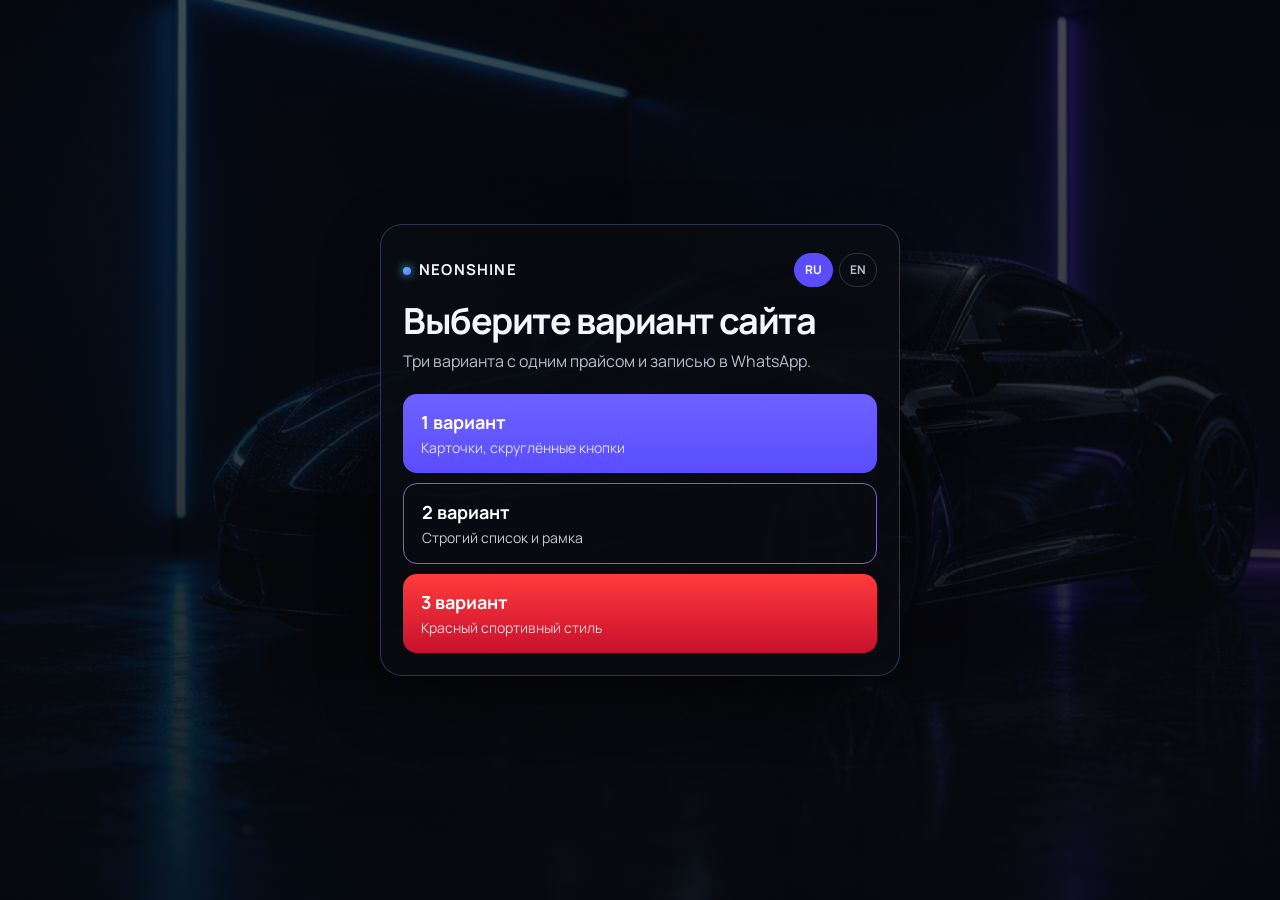
<file: index.html>
<!DOCTYPE html>
<html lang="ru">
  <head>
    <meta charset="UTF-8" />
    <meta name="viewport" content="width=device-width, initial-scale=1" />
    <meta name="description" content="NeonShine — выберите вариант лендинга студии детейлинга." />
    <meta name="theme-color" content="#07080c" />
    <title>NeonShine — выбор варианта</title>
    <link rel="preconnect" href="https://fonts.googleapis.com" />
    <link rel="preconnect" href="https://fonts.gstatic.com" crossorigin />
    <link
      href="https://fonts.googleapis.com/css2?family=Manrope:wght@500;700&display=swap"
      rel="stylesheet"
    />
    <link rel="stylesheet" href="gate.css" />
  </head>
  <body data-page="gate">
    <main class="gate">
      <section class="window" aria-labelledby="gate-title">
        <div class="window__top">
          <p class="brand">NeonShine</p>
          <div class="lang" role="group" data-i18n-aria="lang.label" aria-label="Язык">
            <button type="button" data-set-lang="ru">RU</button>
            <button type="button" data-set-lang="en">EN</button>
          </div>
        </div>
        <h1 id="gate-title" data-i18n="gate.title">Выберите вариант сайта</h1>
        <p class="lead" data-i18n="gate.lead">Три варианта с одним прайсом и записью в WhatsApp.</p>
        <div class="choices">
          <a class="choice" href="variant-1.html">
            <span class="choice__name" data-i18n="switch.1">1 вариант</span>
            <span class="choice__note" data-i18n="choice.1">Карточки, скруглённые кнопки</span>
          </a>
          <a class="choice choice--alt" href="variant-2.html">
            <span class="choice__name" data-i18n="switch.2">2 вариант</span>
            <span class="choice__note" data-i18n="choice.2">Строгий список и рамка</span>
          </a>
          <a class="choice choice--red" href="variant-3.html">
            <span class="choice__name" data-i18n="switch.3">3 вариант</span>
            <span class="choice__note" data-i18n="choice.3">Красный спортивный стиль</span>
          </a>
        </div>
      </section>
    </main>
    <script src="i18n.js"></script>
  </body>
</html>
</file>
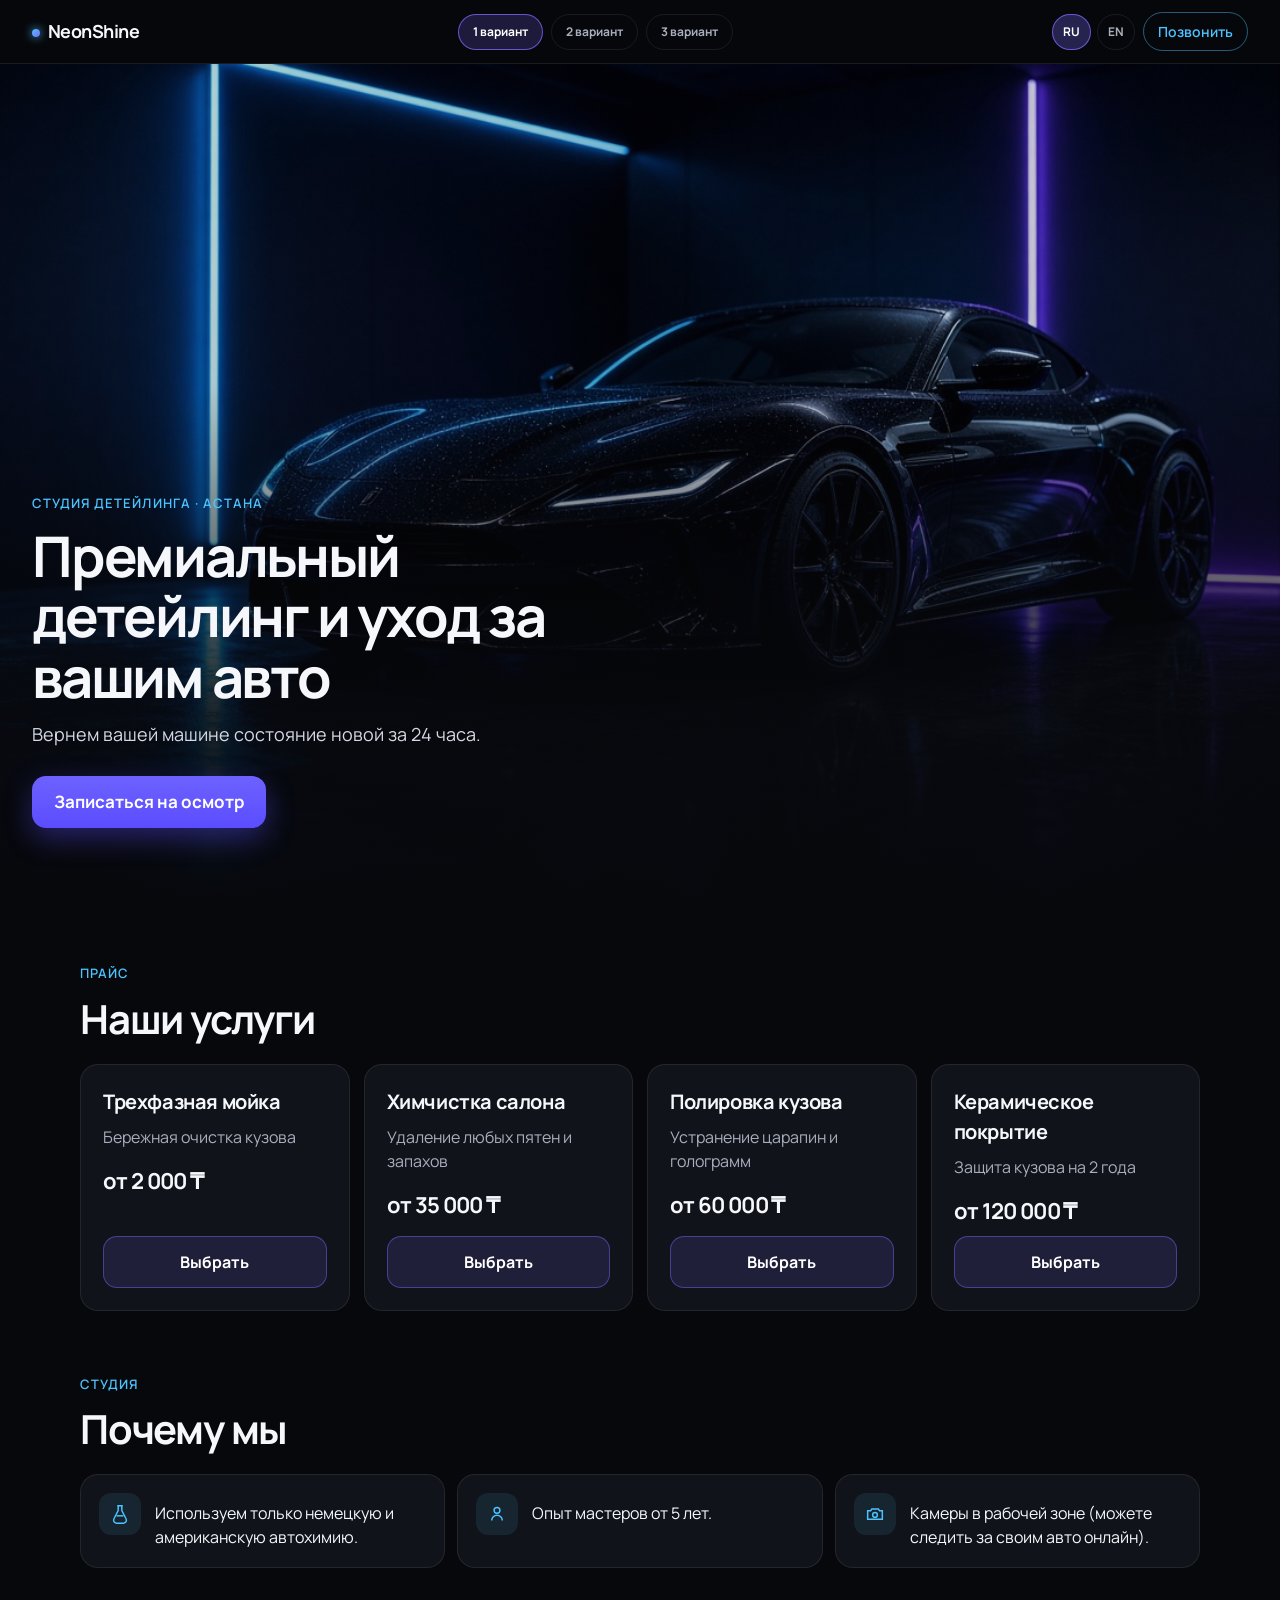
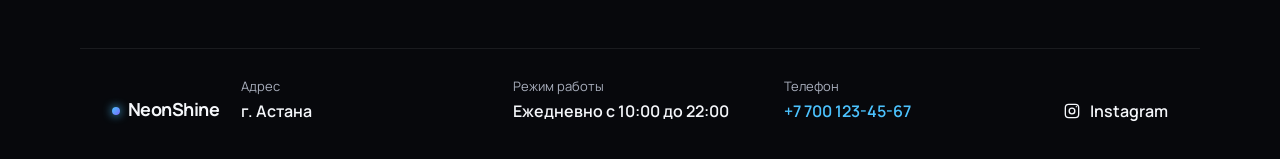
<file: variant-1.html>
<!DOCTYPE html>
<html lang="ru">
  <head>
    <meta charset="UTF-8" />
    <meta name="viewport" content="width=device-width, initial-scale=1" />
    <meta
      name="description"
      content="NeonShine — премиальный детейлинг в Астане. Мойка, химчистка, полировка и керамика. Запись в WhatsApp."
    />
    <meta name="theme-color" content="#07080c" />
    <title>NeonShine — вариант 1</title>
    <link rel="preconnect" href="https://fonts.googleapis.com" />
    <link rel="preconnect" href="https://fonts.gstatic.com" crossorigin />
    <link
      href="https://fonts.googleapis.com/css2?family=Manrope:wght@400;500;600;700&display=swap"
      rel="stylesheet"
    />
    <link rel="stylesheet" href="styles.css" />
  </head>
  <body
    data-page="v1"
    data-phone="77001234567"
    data-phone-label="+7 700 123-45-67"
    data-instagram="https://instagram.com/neonshine"
  >
    <header class="header">
      <a class="logo" href="index.html">NeonShine</a>
      <nav class="switch" data-i18n-aria="nav.label" aria-label="Варианты оформления">
        <a href="variant-1.html" aria-current="page" data-i18n="switch.1">1 вариант</a>
        <a href="variant-2.html" data-i18n="switch.2">2 вариант</a>
        <a href="variant-3.html" data-i18n="switch.3">3 вариант</a>
      </nav>
      <div class="header__actions">
        <div class="lang" role="group" data-i18n-aria="lang.label" aria-label="Язык">
          <button type="button" data-set-lang="ru">RU</button>
          <button type="button" data-set-lang="en">EN</button>
        </div>
        <a class="header__phone" data-tel data-i18n="call" href="tel:+77001234567">Позвонить</a>
      </div>
    </header>

    <main id="top">
      <section class="hero">
        <div class="hero__content">
          <p class="eyebrow" data-i18n="hero.eyebrow">Студия детейлинга · Астана</p>
          <h1 data-i18n="hero.title">Премиальный детейлинг и уход за вашим авто</h1>
          <p class="hero__lead" data-i18n="hero.lead">Вернем вашей машине состояние новой за 24 часа.</p>
          <a
            class="btn btn--primary"
            data-i18n="hero.cta"
            data-wa-key="wa.inspect"
            data-wa="Здравствуйте! Хочу записаться на бесплатный осмотр автомобиля"
            href="https://wa.me/77001234567?text=%D0%97%D0%B4%D1%80%D0%B0%D0%B2%D1%81%D1%82%D0%B2%D1%83%D0%B9%D1%82%D0%B5!%20%D0%A5%D0%BE%D1%87%D1%83%20%D0%B7%D0%B0%D0%BF%D0%B8%D1%81%D0%B0%D1%82%D1%8C%D1%81%D1%8F%20%D0%BD%D0%B0%20%D0%B1%D0%B5%D1%81%D0%BF%D0%BB%D0%B0%D1%82%D0%BD%D1%8B%D0%B9%20%D0%BE%D1%81%D0%BC%D0%BE%D1%82%D1%80%20%D0%B0%D0%B2%D1%82%D0%BE%D0%BC%D0%BE%D0%B1%D0%B8%D0%BB%D1%8F"
            >Записаться на осмотр</a
          >
        </div>
      </section>

      <section class="section" id="services" aria-labelledby="services-title">
        <div class="section__head">
          <p class="eyebrow" data-i18n="services.kicker">Прайс</p>
          <h2 id="services-title" data-i18n="services.title">Наши услуги</h2>
        </div>
        <div class="cards">
          <article class="card">
            <h3 data-i18n="service.wash.name">Трехфазная мойка</h3>
            <p data-i18n="service.wash.desc">Бережная очистка кузова</p>
            <p class="price" data-i18n="service.wash.price">от 2 000 ₸</p>
            <a class="btn btn--choice" data-i18n="choose" data-service-key="wash" data-service="Трехфазная мойка" data-price="от 2 000 ₸" href="#">Выбрать</a>
          </article>
          <article class="card">
            <h3 data-i18n="service.interior.name">Химчистка салона</h3>
            <p data-i18n="service.interior.desc">Удаление любых пятен и запахов</p>
            <p class="price" data-i18n="service.interior.price">от 35 000 ₸</p>
            <a class="btn btn--choice" data-i18n="choose" data-service-key="interior" data-service="Химчистка салона" data-price="от 35 000 ₸" href="#">Выбрать</a>
          </article>
          <article class="card">
            <h3 data-i18n="service.polish.name">Полировка кузова</h3>
            <p data-i18n="service.polish.desc">Устранение царапин и голограмм</p>
            <p class="price" data-i18n="service.polish.price">от 60 000 ₸</p>
            <a class="btn btn--choice" data-i18n="choose" data-service-key="polish" data-service="Полировка кузова" data-price="от 60 000 ₸" href="#">Выбрать</a>
          </article>
          <article class="card">
            <h3 data-i18n="service.ceramic.name">Керамическое покрытие</h3>
            <p data-i18n="service.ceramic.desc">Защита кузова на 2 года</p>
            <p class="price" data-i18n="service.ceramic.price">от 120 000 ₸</p>
            <a class="btn btn--choice" data-i18n="choose" data-service-key="ceramic" data-service="Керамическое покрытие" data-price="от 120 000 ₸" href="#">Выбрать</a>
          </article>
        </div>
      </section>

      <section class="section section--tight" id="why" aria-labelledby="why-title">
        <div class="section__head">
          <p class="eyebrow" data-i18n="why.kicker">Студия</p>
          <h2 id="why-title" data-i18n="why.title">Почему мы</h2>
        </div>
        <ul class="perks">
          <li>
            <span class="perk__icon" aria-hidden="true">
              <svg viewBox="0 0 24 24" width="22" height="22" fill="none" stroke="currentColor" stroke-width="1.6">
                <path d="M9 3h6M10 3v5.2L5.4 17.2A3.2 3.2 0 0 0 8.2 22h7.6a3.2 3.2 0 0 0 2.8-4.8L14 8.2V3" />
                <path d="M8.2 14h7.6" />
              </svg>
            </span>
            <p data-i18n="why.1">Используем только немецкую и американскую автохимию.</p>
          </li>
          <li>
            <span class="perk__icon" aria-hidden="true">
              <svg viewBox="0 0 24 24" width="22" height="22" fill="none" stroke="currentColor" stroke-width="1.6">
                <circle cx="12" cy="8" r="3.2" />
                <path d="M6.2 19.2a5.8 5.8 0 0 1 11.6 0" />
              </svg>
            </span>
            <p data-i18n="why.2">Опыт мастеров от 5 лет.</p>
          </li>
          <li>
            <span class="perk__icon" aria-hidden="true">
              <svg viewBox="0 0 24 24" width="22" height="22" fill="none" stroke="currentColor" stroke-width="1.6">
                <path d="M4 8.5h3.2l1.4-2h7l1.4 2H20v9.2H4V8.5Z" />
                <circle cx="12" cy="13" r="2.6" />
              </svg>
            </span>
            <p data-i18n="why.3">Камеры в рабочей зоне (можете следить за своим авто онлайн).</p>
          </li>
        </ul>
      </section>
    </main>

    <footer class="footer">
      <p class="logo logo--footer">NeonShine</p>
      <ul class="footer__list">
        <li>
          <span data-i18n="address.label">Адрес</span>
          <strong data-i18n="address.value">г. Астана</strong>
        </li>
        <li>
          <span data-i18n="hours.label">Режим работы</span>
          <strong data-i18n="hours.value">Ежедневно с 10:00 до 22:00</strong>
        </li>
        <li>
          <span data-i18n="phone.label">Телефон</span>
          <a data-tel href="tel:+77001234567">+7 700 123-45-67</a>
        </li>
      </ul>
      <a class="instagram" data-instagram href="https://instagram.com/neonshine" target="_blank" rel="noopener noreferrer">
        <svg viewBox="0 0 24 24" width="20" height="20" aria-hidden="true" fill="none" stroke="currentColor" stroke-width="1.6">
          <rect x="4" y="4" width="16" height="16" rx="4" />
          <circle cx="12" cy="12" r="3.4" />
          <circle cx="17.2" cy="6.8" r="0.8" fill="currentColor" stroke="none" />
        </svg>
        Instagram
      </a>
    </footer>

    <dialog class="contacts" id="contacts" aria-labelledby="contacts-title">
      <div class="contacts__top">
        <div>
          <p class="eyebrow" data-i18n="contacts.kicker">Связаться</p>
          <h2 id="contacts-title" data-i18n="contacts.title">Контакты</h2>
        </div>
        <button class="contacts__close" type="button" data-i18n-aria="close" aria-label="Закрыть">×</button>
      </div>
      <ul class="contacts__list">
        <li>
          <span data-i18n="phone.label">Телефон</span>
          <a data-tel href="tel:+77001234567">+7 700 123-45-67</a>
        </li>
        <li>
          <span data-i18n="address.label">Адрес</span>
          <strong data-i18n="address.value">г. Астана</strong>
        </li>
        <li>
          <span data-i18n="hours.label">Режим работы</span>
          <strong data-i18n="hours.value">Ежедневно с 10:00 до 22:00</strong>
        </li>
        <li>
          <span>Instagram</span>
          <a data-instagram data-i18n="instagram.open" href="https://instagram.com/neonshine">Открыть профиль</a>
        </li>
      </ul>
      <a
        class="btn btn--primary"
        data-i18n="wa.button"
        data-wa-key="wa.inspect"
        data-wa="Здравствуйте! Хочу записаться на бесплатный осмотр автомобиля"
        href="#"
        >Написать в WhatsApp</a
      >
    </dialog>

    <script src="i18n.js"></script>
    <script src="main.js"></script>
  </body>
</html>
</file>
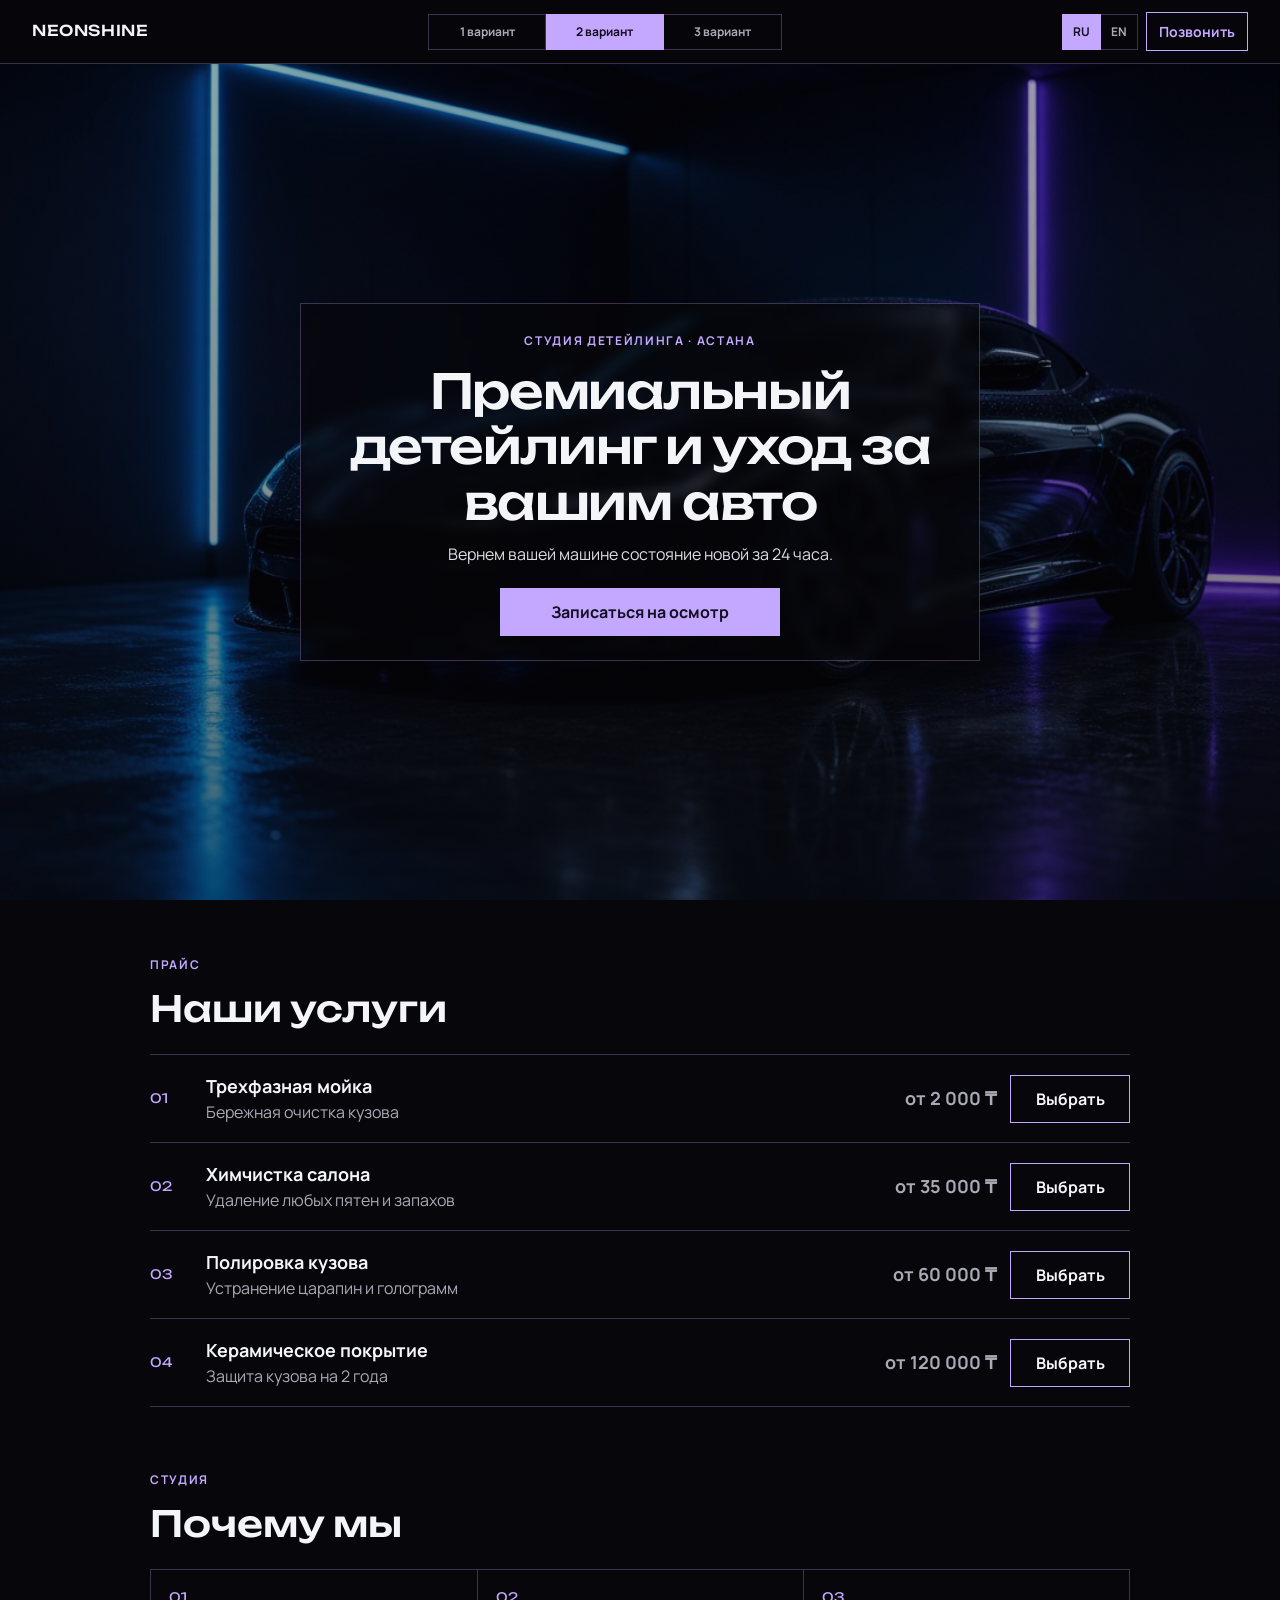
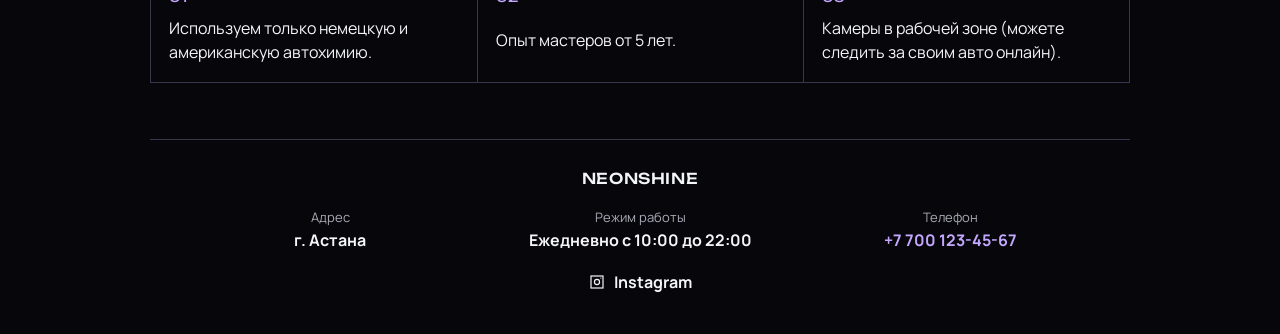
<file: variant-2.html>
<!DOCTYPE html>
<html lang="ru">
  <head>
    <meta charset="UTF-8" />
    <meta name="viewport" content="width=device-width, initial-scale=1" />
    <meta
      name="description"
      content="NeonShine — премиальный детейлинг в Астане. Мойка, химчистка, полировка и керамика. Запись в WhatsApp."
    />
    <meta name="theme-color" content="#07070b" />
    <title>NeonShine — вариант 2</title>
    <link rel="preconnect" href="https://fonts.googleapis.com" />
    <link rel="preconnect" href="https://fonts.gstatic.com" crossorigin />
    <link
      href="https://fonts.googleapis.com/css2?family=Manrope:wght@400;600;700&family=Unbounded:wght@500;700&display=swap"
      rel="stylesheet"
    />
    <link rel="stylesheet" href="styles-v2.css" />
  </head>
  <body
    data-page="v2"
    data-phone="77001234567"
    data-phone-label="+7 700 123-45-67"
    data-instagram="https://instagram.com/neonshine"
  >
    <header class="header">
      <a class="logo" href="index.html">NeonShine</a>
      <nav class="switch" data-i18n-aria="nav.label" aria-label="Варианты оформления">
        <a href="variant-1.html" data-i18n="switch.1">1 вариант</a>
        <a href="variant-2.html" aria-current="page" data-i18n="switch.2">2 вариант</a>
        <a href="variant-3.html" data-i18n="switch.3">3 вариант</a>
      </nav>
      <div class="header__actions">
        <div class="lang" role="group" data-i18n-aria="lang.label" aria-label="Язык">
          <button type="button" data-set-lang="ru">RU</button>
          <button type="button" data-set-lang="en">EN</button>
        </div>
        <a class="header__phone" data-tel data-i18n="call" href="tel:+77001234567">Позвонить</a>
      </div>
    </header>

    <main id="top">
      <section class="hero">
        <div class="hero__panel">
          <p class="eyebrow" data-i18n="hero.eyebrow">Студия детейлинга · Астана</p>
          <h1 data-i18n="hero.title">Премиальный детейлинг и уход за вашим авто</h1>
          <p class="hero__lead" data-i18n="hero.lead">Вернем вашей машине состояние новой за 24 часа.</p>
          <a
            class="btn"
            data-i18n="hero.cta"
            data-wa-key="wa.inspect"
            data-wa="Здравствуйте! Хочу записаться на бесплатный осмотр автомобиля"
            href="https://wa.me/77001234567?text=%D0%97%D0%B4%D1%80%D0%B0%D0%B2%D1%81%D1%82%D0%B2%D1%83%D0%B9%D1%82%D0%B5!%20%D0%A5%D0%BE%D1%87%D1%83%20%D0%B7%D0%B0%D0%BF%D0%B8%D1%81%D0%B0%D1%82%D1%8C%D1%81%D1%8F%20%D0%BD%D0%B0%20%D0%B1%D0%B5%D1%81%D0%BF%D0%BB%D0%B0%D1%82%D0%BD%D1%8B%D0%B9%20%D0%BE%D1%81%D0%BC%D0%BE%D1%82%D1%80%20%D0%B0%D0%B2%D1%82%D0%BE%D0%BC%D0%BE%D0%B1%D0%B8%D0%BB%D1%8F"
            >Записаться на осмотр</a
          >
        </div>
      </section>

      <section class="section" id="services" aria-labelledby="services-title">
        <div class="section__head">
          <p class="eyebrow" data-i18n="services.kicker">Прайс</p>
          <h2 id="services-title" data-i18n="services.title">Наши услуги</h2>
        </div>
        <div class="rows">
          <article class="row">
            <span class="row__num">01</span>
            <div>
              <h3 data-i18n="service.wash.name">Трехфазная мойка</h3>
              <p data-i18n="service.wash.desc">Бережная очистка кузова</p>
            </div>
            <p class="price" data-i18n="service.wash.price">от 2 000 ₸</p>
            <a class="pick" data-i18n="choose" data-service-key="wash" data-service="Трехфазная мойка" data-price="от 2 000 ₸" href="#">Выбрать</a>
          </article>
          <article class="row">
            <span class="row__num">02</span>
            <div>
              <h3 data-i18n="service.interior.name">Химчистка салона</h3>
              <p data-i18n="service.interior.desc">Удаление любых пятен и запахов</p>
            </div>
            <p class="price" data-i18n="service.interior.price">от 35 000 ₸</p>
            <a class="pick" data-i18n="choose" data-service-key="interior" data-service="Химчистка салона" data-price="от 35 000 ₸" href="#">Выбрать</a>
          </article>
          <article class="row">
            <span class="row__num">03</span>
            <div>
              <h3 data-i18n="service.polish.name">Полировка кузова</h3>
              <p data-i18n="service.polish.desc">Устранение царапин и голограмм</p>
            </div>
            <p class="price" data-i18n="service.polish.price">от 60 000 ₸</p>
            <a class="pick" data-i18n="choose" data-service-key="polish" data-service="Полировка кузова" data-price="от 60 000 ₸" href="#">Выбрать</a>
          </article>
          <article class="row">
            <span class="row__num">04</span>
            <div>
              <h3 data-i18n="service.ceramic.name">Керамическое покрытие</h3>
              <p data-i18n="service.ceramic.desc">Защита кузова на 2 года</p>
            </div>
            <p class="price" data-i18n="service.ceramic.price">от 120 000 ₸</p>
            <a class="pick" data-i18n="choose" data-service-key="ceramic" data-service="Керамическое покрытие" data-price="от 120 000 ₸" href="#">Выбрать</a>
          </article>
        </div>
      </section>

      <section class="section" id="why" aria-labelledby="why-title">
        <div class="section__head">
          <p class="eyebrow" data-i18n="why.kicker">Студия</p>
          <h2 id="why-title" data-i18n="why.title">Почему мы</h2>
        </div>
        <ul class="facts">
          <li>
            <span>01</span>
            <p data-i18n="why.1">Используем только немецкую и американскую автохимию.</p>
          </li>
          <li>
            <span>02</span>
            <p data-i18n="why.2">Опыт мастеров от 5 лет.</p>
          </li>
          <li>
            <span>03</span>
            <p data-i18n="why.3">Камеры в рабочей зоне (можете следить за своим авто онлайн).</p>
          </li>
        </ul>
      </section>
    </main>

    <footer class="footer">
      <p class="logo">NeonShine</p>
      <ul class="footer__list">
        <li>
          <span data-i18n="address.label">Адрес</span>
          <strong data-i18n="address.value">г. Астана</strong>
        </li>
        <li>
          <span data-i18n="hours.label">Режим работы</span>
          <strong data-i18n="hours.value">Ежедневно с 10:00 до 22:00</strong>
        </li>
        <li>
          <span data-i18n="phone.label">Телефон</span>
          <a data-tel href="tel:+77001234567">+7 700 123-45-67</a>
        </li>
      </ul>
      <a class="instagram" data-instagram href="https://instagram.com/neonshine" target="_blank" rel="noopener noreferrer">
        <svg viewBox="0 0 24 24" width="18" height="18" aria-hidden="true" fill="none" stroke="currentColor" stroke-width="1.6">
          <rect x="4" y="4" width="16" height="16" />
          <circle cx="12" cy="12" r="3.4" />
          <circle cx="17.2" cy="6.8" r="0.8" fill="currentColor" stroke="none" />
        </svg>
        Instagram
      </a>
    </footer>

    <dialog class="contacts" id="contacts" aria-labelledby="contacts-title">
      <div class="contacts__top">
        <div>
          <p class="eyebrow" data-i18n="contacts.kicker">Связаться</p>
          <h2 id="contacts-title" data-i18n="contacts.title">Контакты</h2>
        </div>
        <button class="contacts__close" type="button" data-i18n-aria="close" aria-label="Закрыть">×</button>
      </div>
      <ul class="contacts__list">
        <li>
          <span data-i18n="phone.label">Телефон</span>
          <a data-tel href="tel:+77001234567">+7 700 123-45-67</a>
        </li>
        <li>
          <span data-i18n="address.label">Адрес</span>
          <strong data-i18n="address.value">г. Астана</strong>
        </li>
        <li>
          <span data-i18n="hours.label">Режим работы</span>
          <strong data-i18n="hours.value">Ежедневно с 10:00 до 22:00</strong>
        </li>
        <li>
          <span>Instagram</span>
          <a data-instagram data-i18n="instagram.open" href="https://instagram.com/neonshine">Открыть профиль</a>
        </li>
      </ul>
      <a
        class="btn"
        data-i18n="wa.button"
        data-wa-key="wa.inspect"
        data-wa="Здравствуйте! Хочу записаться на бесплатный осмотр автомобиля"
        href="#"
        >Написать в WhatsApp</a
      >
    </dialog>

    <script src="i18n.js"></script>
    <script src="main.js"></script>
  </body>
</html>
</file>
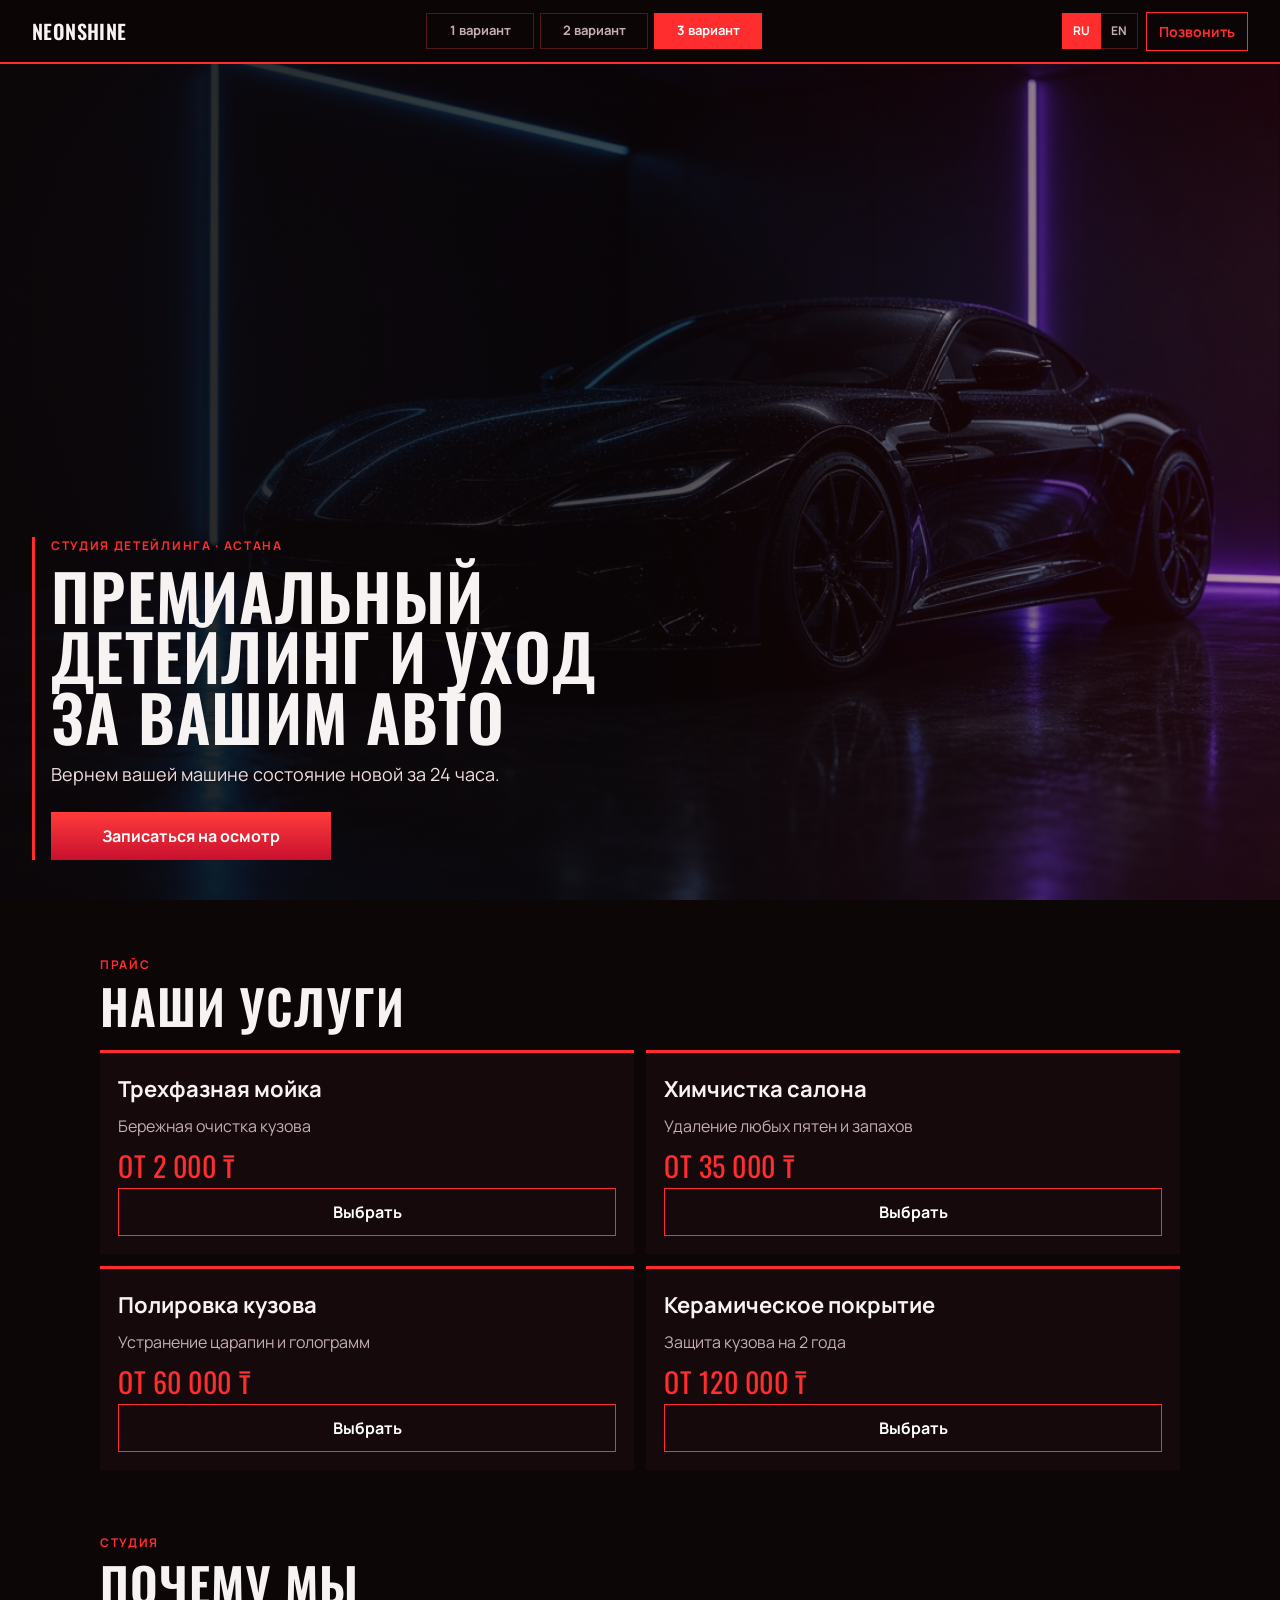
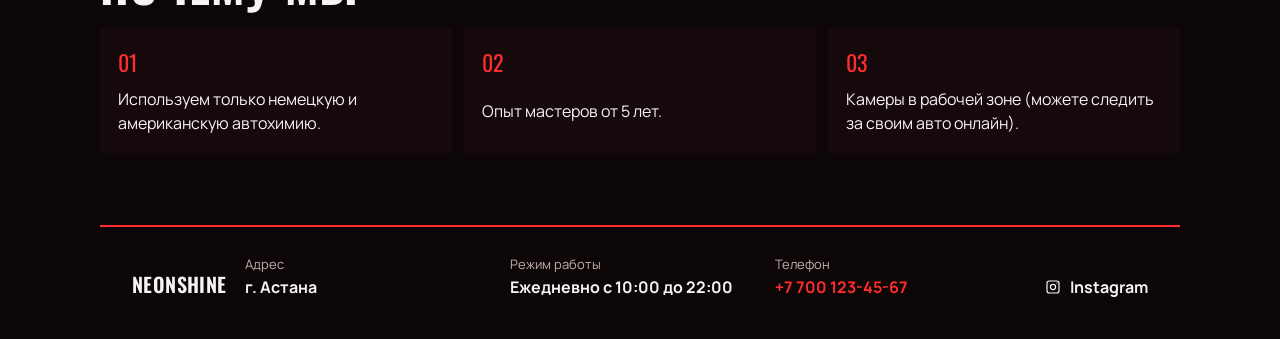
<file: variant-3.html>
<!DOCTYPE html>
<html lang="ru">
  <head>
    <meta charset="UTF-8" />
    <meta name="viewport" content="width=device-width, initial-scale=1" />
    <meta
      name="description"
      content="NeonShine — премиальный детейлинг в Астане. Мойка, химчистка, полировка и керамика. Запись в WhatsApp."
    />
    <meta name="theme-color" content="#0c0607" />
    <title>NeonShine — вариант 3</title>
    <link rel="preconnect" href="https://fonts.googleapis.com" />
    <link rel="preconnect" href="https://fonts.gstatic.com" crossorigin />
    <link
      href="https://fonts.googleapis.com/css2?family=Manrope:wght@400;600;700&family=Oswald:wght@500;600&display=swap"
      rel="stylesheet"
    />
    <link rel="stylesheet" href="styles-v3.css" />
  </head>
  <body
    data-page="v3"
    data-phone="77001234567"
    data-phone-label="+7 700 123-45-67"
    data-instagram="https://instagram.com/neonshine"
  >
    <header class="header">
      <a class="logo" href="index.html">NeonShine</a>
      <nav class="switch" data-i18n-aria="nav.label" aria-label="Варианты оформления">
        <a href="variant-1.html" data-i18n="switch.1">1 вариант</a>
        <a href="variant-2.html" data-i18n="switch.2">2 вариант</a>
        <a href="variant-3.html" aria-current="page" data-i18n="switch.3">3 вариант</a>
      </nav>
      <div class="header__actions">
        <div class="lang" role="group" data-i18n-aria="lang.label" aria-label="Язык">
          <button type="button" data-set-lang="ru">RU</button>
          <button type="button" data-set-lang="en">EN</button>
        </div>
        <a class="header__phone" data-tel data-i18n="call" href="tel:+77001234567">Позвонить</a>
      </div>
    </header>

    <main id="top">
      <section class="hero">
        <div class="hero__content">
          <p class="eyebrow" data-i18n="hero.eyebrow">Студия детейлинга · Астана</p>
          <h1 data-i18n="hero.title">Премиальный детейлинг и уход за вашим авто</h1>
          <p class="hero__lead" data-i18n="hero.lead">Вернем вашей машине состояние новой за 24 часа.</p>
          <a
            class="btn"
            data-i18n="hero.cta"
            data-wa-key="wa.inspect"
            data-wa="Здравствуйте! Хочу записаться на бесплатный осмотр автомобиля"
            href="https://wa.me/77001234567?text=%D0%97%D0%B4%D1%80%D0%B0%D0%B2%D1%81%D1%82%D0%B2%D1%83%D0%B9%D1%82%D0%B5!%20%D0%A5%D0%BE%D1%87%D1%83%20%D0%B7%D0%B0%D0%BF%D0%B8%D1%81%D0%B0%D1%82%D1%8C%D1%81%D1%8F%20%D0%BD%D0%B0%20%D0%B1%D0%B5%D1%81%D0%BF%D0%BB%D0%B0%D1%82%D0%BD%D1%8B%D0%B9%20%D0%BE%D1%81%D0%BC%D0%BE%D1%82%D1%80%20%D0%B0%D0%B2%D1%82%D0%BE%D0%BC%D0%BE%D0%B1%D0%B8%D0%BB%D1%8F"
            >Записаться на осмотр</a
          >
        </div>
      </section>

      <section class="section" id="services" aria-labelledby="services-title">
        <div class="section__head">
          <p class="eyebrow" data-i18n="services.kicker">Прайс</p>
          <h2 id="services-title" data-i18n="services.title">Наши услуги</h2>
        </div>
        <div class="grid">
          <article class="tile">
            <h3 data-i18n="service.wash.name">Трехфазная мойка</h3>
            <p data-i18n="service.wash.desc">Бережная очистка кузова</p>
            <p class="price" data-i18n="service.wash.price">от 2 000 ₸</p>
            <a class="pick" data-i18n="choose" data-service-key="wash" data-service="Трехфазная мойка" data-price="от 2 000 ₸" href="#">Выбрать</a>
          </article>
          <article class="tile">
            <h3 data-i18n="service.interior.name">Химчистка салона</h3>
            <p data-i18n="service.interior.desc">Удаление любых пятен и запахов</p>
            <p class="price" data-i18n="service.interior.price">от 35 000 ₸</p>
            <a class="pick" data-i18n="choose" data-service-key="interior" data-service="Химчистка салона" data-price="от 35 000 ₸" href="#">Выбрать</a>
          </article>
          <article class="tile">
            <h3 data-i18n="service.polish.name">Полировка кузова</h3>
            <p data-i18n="service.polish.desc">Устранение царапин и голограмм</p>
            <p class="price" data-i18n="service.polish.price">от 60 000 ₸</p>
            <a class="pick" data-i18n="choose" data-service-key="polish" data-service="Полировка кузова" data-price="от 60 000 ₸" href="#">Выбрать</a>
          </article>
          <article class="tile">
            <h3 data-i18n="service.ceramic.name">Керамическое покрытие</h3>
            <p data-i18n="service.ceramic.desc">Защита кузова на 2 года</p>
            <p class="price" data-i18n="service.ceramic.price">от 120 000 ₸</p>
            <a class="pick" data-i18n="choose" data-service-key="ceramic" data-service="Керамическое покрытие" data-price="от 120 000 ₸" href="#">Выбрать</a>
          </article>
        </div>
      </section>

      <section class="section" id="why" aria-labelledby="why-title">
        <div class="section__head">
          <p class="eyebrow" data-i18n="why.kicker">Студия</p>
          <h2 id="why-title" data-i18n="why.title">Почему мы</h2>
        </div>
        <ul class="reasons">
          <li>
            <span>01</span>
            <p data-i18n="why.1">Используем только немецкую и американскую автохимию.</p>
          </li>
          <li>
            <span>02</span>
            <p data-i18n="why.2">Опыт мастеров от 5 лет.</p>
          </li>
          <li>
            <span>03</span>
            <p data-i18n="why.3">Камеры в рабочей зоне (можете следить за своим авто онлайн).</p>
          </li>
        </ul>
      </section>
    </main>

    <footer class="footer">
      <p class="logo">NeonShine</p>
      <ul class="footer__list">
        <li>
          <span data-i18n="address.label">Адрес</span>
          <strong data-i18n="address.value">г. Астана</strong>
        </li>
        <li>
          <span data-i18n="hours.label">Режим работы</span>
          <strong data-i18n="hours.value">Ежедневно с 10:00 до 22:00</strong>
        </li>
        <li>
          <span data-i18n="phone.label">Телефон</span>
          <a data-tel href="tel:+77001234567">+7 700 123-45-67</a>
        </li>
      </ul>
      <a class="instagram" data-instagram href="https://instagram.com/neonshine" target="_blank" rel="noopener noreferrer">
        <svg viewBox="0 0 24 24" width="18" height="18" aria-hidden="true" fill="none" stroke="currentColor" stroke-width="1.6">
          <rect x="4" y="4" width="16" height="16" rx="3" />
          <circle cx="12" cy="12" r="3.4" />
          <circle cx="17.2" cy="6.8" r="0.8" fill="currentColor" stroke="none" />
        </svg>
        Instagram
      </a>
    </footer>

    <dialog class="contacts" id="contacts" aria-labelledby="contacts-title">
      <div class="contacts__top">
        <div>
          <p class="eyebrow" data-i18n="contacts.kicker">Связаться</p>
          <h2 id="contacts-title" data-i18n="contacts.title">Контакты</h2>
        </div>
        <button class="contacts__close" type="button" data-i18n-aria="close" aria-label="Закрыть">×</button>
      </div>
      <ul class="contacts__list">
        <li>
          <span data-i18n="phone.label">Телефон</span>
          <a data-tel href="tel:+77001234567">+7 700 123-45-67</a>
        </li>
        <li>
          <span data-i18n="address.label">Адрес</span>
          <strong data-i18n="address.value">г. Астана</strong>
        </li>
        <li>
          <span data-i18n="hours.label">Режим работы</span>
          <strong data-i18n="hours.value">Ежедневно с 10:00 до 22:00</strong>
        </li>
        <li>
          <span>Instagram</span>
          <a data-instagram data-i18n="instagram.open" href="https://instagram.com/neonshine">Открыть профиль</a>
        </li>
      </ul>
      <a
        class="btn"
        data-i18n="wa.button"
        data-wa-key="wa.inspect"
        data-wa="Здравствуйте! Хочу записаться на бесплатный осмотр автомобиля"
        href="#"
        >Написать в WhatsApp</a
      >
    </dialog>

    <script src="i18n.js"></script>
    <script src="main.js"></script>
  </body>
</html>
</file>
<file: gate.css>
:root {
  --text: #f5f7fb;
  --muted: #b7bdcb;
}

*,
*::before,
*::after {
  box-sizing: border-box;
}

html {
  scrollbar-width: thin;
  scrollbar-color: #7a6cff #11131a;
}

html::-webkit-scrollbar {
  width: 8px;
  height: 8px;
}

html::-webkit-scrollbar-track {
  background: #07080c;
}

html::-webkit-scrollbar-thumb {
  border: 2px solid #07080c;
  border-radius: 999px;
  background: linear-gradient(180deg, #4cc3ff, #7a6cff);
}

body {
  margin: 0;
  min-height: 100svh;
  color: var(--text);
  font-family: Manrope, "Segoe UI", sans-serif;
  background:
    linear-gradient(180deg, rgba(7, 8, 12, 0.72), rgba(7, 8, 12, 0.88)),
    url("assets/hero.png") center 40% / cover no-repeat,
    #07080c;
}

.gate {
  display: grid;
  min-height: 100svh;
  place-items: center;
  padding: 24px 16px;
}

.window {
  width: min(520px, 100%);
  padding: 28px 22px 22px;
  background: rgba(10, 12, 18, 0.88);
  border: 1px solid rgba(140, 160, 255, 0.28);
  border-radius: 22px;
  box-shadow: 0 24px 60px rgba(0, 0, 0, 0.45);
}

.window__top {
  display: flex;
  align-items: center;
  justify-content: space-between;
  gap: 12px;
}

.lang {
  display: flex;
  gap: 6px;
}

.lang button {
  min-height: 34px;
  padding: 0 10px;
  border: 1px solid rgba(255, 255, 255, 0.16);
  border-radius: 999px;
  background: transparent;
  color: #b7bdcb;
  font: inherit;
  font-size: 12px;
  font-weight: 700;
  cursor: pointer;
}

.lang button[aria-pressed="true"] {
  border-color: #5b4dff;
  background: #5b4dff;
  color: #fff;
}

.lang button:focus-visible {
  outline: 2px solid #4cc3ff;
  outline-offset: 3px;
}

.brand {
  margin: 0;
  font-size: 15px;
  font-weight: 700;
  letter-spacing: 0.08em;
  text-transform: uppercase;
}

.brand::before {
  content: "";
  display: inline-block;
  width: 8px;
  height: 8px;
  margin-right: 8px;
  border-radius: 50%;
  background: linear-gradient(135deg, #4cc3ff, #7a6cff);
  box-shadow: 0 0 10px #4cc3ff;
}

h1,
p {
  margin: 0;
}

h1 {
  margin-top: 14px;
  font-size: clamp(28px, 7vw, 36px);
  letter-spacing: -0.04em;
  line-height: 1.1;
}

.lead {
  margin-top: 10px;
  color: var(--muted);
}

.choices {
  display: grid;
  gap: 10px;
  margin-top: 22px;
}

.choice {
  display: grid;
  gap: 4px;
  min-height: 72px;
  padding: 16px 18px;
  border-radius: 14px;
  background: linear-gradient(180deg, #6d62ff 0%, #5b4dff 100%);
  color: #fff;
  text-decoration: none;
}

.choice--alt {
  background: transparent;
  border: 1px solid rgba(176, 140, 255, 0.7);
}

.choice--red {
  background: linear-gradient(180deg, #ff3b3b 0%, #c8102e 100%);
  border: 0;
}

.choice__name {
  font-size: 18px;
  font-weight: 700;
}

.choice__note {
  color: rgba(255, 255, 255, 0.78);
  font-size: 14px;
}

.choice:focus-visible {
  outline: 2px solid #4cc3ff;
  outline-offset: 3px;
}

@media (hover: hover) {
  .choice:hover {
    filter: brightness(1.08);
  }
}
</file>
<file: styles.css>
:root {
  --bg: #07080c;
  --bg-raised: #11131a;
  --text: #f5f7fb;
  --muted: #a8aebc;
  --line: rgba(255, 255, 255, 0.08);
  --blue: #4cc3ff;
  --violet: #7a6cff;
  --violet-deep: #5b4dff;
  --header: 112px;
  --pad: 20px;
  --radius: 18px;
}

*,
*::before,
*::after {
  box-sizing: border-box;
}

html {
  scroll-behavior: smooth;
  scrollbar-width: thin;
  scrollbar-color: #7a6cff #11131a;
}

html::-webkit-scrollbar {
  width: 8px;
  height: 8px;
}

html::-webkit-scrollbar-track {
  background: #07080c;
}

html::-webkit-scrollbar-thumb {
  border: 2px solid #07080c;
  border-radius: 999px;
  background: linear-gradient(180deg, #4cc3ff, #7a6cff);
}

body {
  margin: 0;
  background: var(--bg);
  color: var(--text);
  font-family: Manrope, "Segoe UI", sans-serif;
  font-size: 16px;
  line-height: 1.5;
}

a {
  color: inherit;
}

img {
  max-width: 100%;
}

.header {
  position: sticky;
  top: 0;
  z-index: 10;
  display: flex;
  flex-wrap: wrap;
  align-items: center;
  justify-content: space-between;
  gap: 10px 12px;
  min-height: var(--header);
  padding: 10px var(--pad);
  background: rgba(7, 8, 12, 0.78);
  border-bottom: 1px solid var(--line);
  backdrop-filter: blur(16px);
}

.switch {
  display: flex;
  order: 3;
  gap: 8px;
  width: 100%;
}

.switch a {
  display: inline-flex;
  flex: 1;
  align-items: center;
  justify-content: center;
  min-height: 36px;
  padding: 0 8px;
  border: 1px solid var(--line);
  border-radius: 999px;
  color: var(--muted);
  font-size: 12px;
  font-weight: 700;
  text-decoration: none;
  white-space: nowrap;
}

.switch a[aria-current="page"] {
  border-color: rgba(122, 108, 255, 0.75);
  background: rgba(122, 108, 255, 0.2);
  color: #fff;
}

.logo {
  color: var(--text);
  font-size: 18px;
  font-weight: 700;
  letter-spacing: -0.03em;
  text-decoration: none;
}

.logo::before {
  content: "";
  display: inline-block;
  width: 8px;
  height: 8px;
  margin-right: 8px;
  border-radius: 50%;
  background: linear-gradient(135deg, var(--blue), var(--violet));
  box-shadow: 0 0 10px var(--blue);
  vertical-align: 1px;
}

.header__actions {
  display: flex;
  align-items: center;
  gap: 8px;
}

.lang {
  display: flex;
  gap: 6px;
}

.lang button {
  min-height: 36px;
  padding: 0 10px;
  border: 1px solid var(--line);
  border-radius: 999px;
  background: transparent;
  color: var(--muted);
  font: inherit;
  font-size: 12px;
  font-weight: 700;
  cursor: pointer;
}

.lang button[aria-pressed="true"] {
  border-color: rgba(122, 108, 255, 0.75);
  background: rgba(122, 108, 255, 0.28);
  color: #fff;
}

.header__phone {
  padding: 8px 14px;
  border: 1px solid rgba(76, 195, 255, 0.45);
  border-radius: 999px;
  color: var(--blue);
  font-size: 14px;
  font-weight: 600;
  text-decoration: none;
}

.hero {
  display: flex;
  align-items: flex-end;
  min-height: calc(100svh - var(--header));
  padding: 48px var(--pad) 40px;
  background:
    linear-gradient(180deg, rgba(7, 8, 12, 0.18) 0%, rgba(7, 8, 12, 0.2) 38%, rgba(7, 8, 12, 0.88) 78%, var(--bg) 100%),
    url("assets/hero.png") center 42% / cover no-repeat;
}

.hero__content {
  width: min(640px, 100%);
}

.eyebrow {
  margin: 0 0 12px;
  color: var(--blue);
  font-size: 13px;
  font-weight: 600;
  letter-spacing: 0.08em;
  text-transform: uppercase;
}

h1,
h2,
h3,
p {
  margin: 0;
}

h1 {
  font-size: clamp(32px, 8vw, 56px);
  font-weight: 700;
  letter-spacing: -0.04em;
  line-height: 1.08;
}

.hero__lead {
  margin-top: 14px;
  max-width: 28em;
  color: #d5d9e4;
  font-size: 18px;
}

.btn {
  display: inline-flex;
  align-items: center;
  justify-content: center;
  min-height: 52px;
  padding: 0 22px;
  border-radius: 14px;
  font-weight: 700;
  text-decoration: none;
}

.btn:focus-visible,
.header__phone:focus-visible,
.instagram:focus-visible,
.footer a:focus-visible,
.logo:focus-visible,
.switch a:focus-visible,
.lang button:focus-visible {
  outline: 2px solid var(--blue);
  outline-offset: 3px;
}

.btn--primary {
  width: 100%;
  margin-top: 28px;
  background: linear-gradient(180deg, #6d62ff 0%, var(--violet-deep) 100%);
  box-shadow: 0 10px 28px rgba(91, 77, 255, 0.38);
  color: #fff;
  font-size: 17px;
}

.section {
  padding: 64px var(--pad) 8px;
}

.section--tight {
  padding-top: 56px;
  padding-bottom: 28px;
}

.section__head {
  max-width: 1120px;
  margin: 0 auto 22px;
}

h2 {
  font-size: clamp(28px, 6vw, 40px);
  letter-spacing: -0.03em;
  line-height: 1.15;
}

.cards,
.perks,
.footer {
  max-width: 1120px;
  margin-left: auto;
  margin-right: auto;
}

.cards {
  display: grid;
  gap: 14px;
}

.card {
  display: flex;
  flex-direction: column;
  gap: 8px;
  padding: 22px;
  background: var(--bg-raised);
  border: 1px solid var(--line);
  border-radius: var(--radius);
}

.card h3 {
  font-size: 20px;
  letter-spacing: -0.02em;
}

.card p {
  color: var(--muted);
}

.price {
  margin-top: 8px;
  color: var(--text) !important;
  font-size: 22px;
  font-weight: 700;
  letter-spacing: -0.03em;
}

.btn--choice {
  width: 100%;
  margin-top: auto;
  background: rgba(122, 108, 255, 0.14);
  border: 1px solid rgba(122, 108, 255, 0.45);
  color: #fff;
}

.perks {
  display: grid;
  gap: 12px;
  padding: 0;
  list-style: none;
}

.perks li {
  display: flex;
  gap: 14px;
  align-items: flex-start;
  padding: 18px;
  background: var(--bg-raised);
  border: 1px solid var(--line);
  border-radius: var(--radius);
}

.perk__icon {
  display: grid;
  flex: 0 0 42px;
  place-items: center;
  width: 42px;
  height: 42px;
  border-radius: 12px;
  background: rgba(76, 195, 255, 0.1);
  color: var(--blue);
}

.perks p {
  padding-top: 8px;
}

.footer {
  display: grid;
  gap: 22px;
  margin-top: 36px;
  padding: 28px var(--pad) 36px;
  border-top: 1px solid var(--line);
}

.footer__list {
  display: grid;
  gap: 16px;
  margin: 0;
  padding: 0;
  list-style: none;
}

.footer__list span {
  display: block;
  margin-bottom: 2px;
  color: var(--muted);
  font-size: 13px;
}

.footer__list a,
.footer__list strong {
  font-size: 16px;
  font-weight: 600;
}

.footer__list a {
  color: var(--blue);
  text-decoration: none;
}

.instagram {
  display: inline-flex;
  gap: 8px;
  align-items: center;
  width: fit-content;
  color: var(--text);
  font-weight: 600;
  text-decoration: none;
}

@media (min-width: 720px) {
  :root {
    --pad: 32px;
    --header: 64px;
  }

  .header {
    flex-wrap: nowrap;
    padding-top: 0;
    padding-bottom: 0;
  }

  .switch {
    order: 0;
    width: auto;
  }

  .switch a {
    flex: none;
    padding: 0 14px;
  }

  .btn--primary {
    width: auto;
  }

  .cards,
  .perks {
    grid-template-columns: 1fr 1fr;
  }

  .perks li:last-child {
    grid-column: 1 / -1;
  }

  .footer {
    grid-template-columns: auto 1fr auto;
    align-items: end;
  }

  .footer__list {
    grid-template-columns: repeat(3, minmax(0, 1fr));
  }
}

@media (min-width: 1040px) {
  .cards {
    grid-template-columns: repeat(4, 1fr);
  }

  .perks {
    grid-template-columns: repeat(3, 1fr);
  }

  .perks li:last-child {
    grid-column: auto;
  }

  .hero {
    padding-bottom: 72px;
  }
}

.contacts {
  width: min(420px, calc(100vw - 32px));
  padding: 22px;
  border: 1px solid rgba(122, 108, 255, 0.45);
  border-radius: 20px;
  background: #12141c;
  color: var(--text);
  color-scheme: dark;
}

.contacts::backdrop {
  background: rgba(5, 6, 10, 0.72);
}

.contacts__top {
  display: flex;
  align-items: flex-start;
  justify-content: space-between;
  gap: 12px;
}

.contacts h2 {
  margin-top: 6px;
  font-size: 28px;
}

.contacts__close {
  display: grid;
  flex: 0 0 36px;
  place-items: center;
  width: 36px;
  height: 36px;
  border: 1px solid var(--line);
  border-radius: 50%;
  background: transparent;
  color: var(--text);
  font-size: 22px;
  line-height: 1;
  cursor: pointer;
}

.contacts__list {
  display: grid;
  gap: 14px;
  margin: 18px 0 0;
  padding: 0;
  list-style: none;
}

.contacts__list span {
  display: block;
  margin-bottom: 2px;
  color: var(--muted);
  font-size: 13px;
}

.contacts__list a,
.contacts__list strong {
  font-size: 16px;
  font-weight: 700;
}

.contacts__list a {
  color: var(--blue);
  text-decoration: none;
}

.contacts .btn--primary {
  width: 100%;
  margin-top: 20px;
}

.contacts__close:focus-visible,
.contacts a:focus-visible {
  outline: 2px solid var(--blue);
  outline-offset: 3px;
}

@media (hover: hover) {
  .btn--primary:hover {
    filter: brightness(1.08);
  }

  .btn--choice:hover {
    background: rgba(122, 108, 255, 0.28);
  }

  .header__phone:hover,
  .instagram:hover,
  .footer__list a:hover {
    color: #fff;
  }
}
</file>
<file: styles-v2.css>
:root {
  --bg: #07070b;
  --text: #f4f5f8;
  --muted: #a9aab6;
  --line: rgba(196, 168, 255, 0.28);
  --violet: #c4a8ff;
  --header: 112px;
  --pad: 20px;
}

*,
*::before,
*::after {
  box-sizing: border-box;
}

html {
  scroll-behavior: smooth;
  scrollbar-width: thin;
  scrollbar-color: #c4a8ff #121018;
}

html::-webkit-scrollbar {
  width: 8px;
  height: 8px;
}

html::-webkit-scrollbar-track {
  background: #07070b;
}

html::-webkit-scrollbar-thumb {
  background: #c4a8ff;
}

body {
  margin: 0;
  background: var(--bg);
  color: var(--text);
  font-family: Manrope, "Segoe UI", sans-serif;
  font-size: 16px;
  line-height: 1.5;
}

a {
  color: inherit;
}

h1,
h2,
h3,
p {
  margin: 0;
}

h1,
h2,
.logo,
.row__num,
.facts span {
  font-family: Unbounded, Manrope, sans-serif;
}

.header {
  position: sticky;
  top: 0;
  z-index: 10;
  display: flex;
  flex-wrap: wrap;
  align-items: center;
  justify-content: space-between;
  gap: 10px 12px;
  min-height: var(--header);
  padding: 10px var(--pad);
  background: rgba(7, 7, 11, 0.9);
  border-bottom: 1px solid var(--line);
}

.logo {
  font-size: 15px;
  font-weight: 500;
  letter-spacing: 0.04em;
  text-decoration: none;
  text-transform: uppercase;
}

.switch {
  display: flex;
  order: 3;
  width: 100%;
}

.switch a {
  display: inline-flex;
  flex: 1;
  align-items: center;
  justify-content: center;
  min-height: 36px;
  padding: 0 6px;
  border: 1px solid var(--line);
  color: var(--muted);
  font-size: 12px;
  font-weight: 700;
  text-decoration: none;
  white-space: nowrap;
}

.switch a + a {
  border-left: 0;
}

.switch a[aria-current="page"] {
  background: #c4a8ff;
  color: #140e22;
}

.header__actions {
  display: flex;
  align-items: center;
  gap: 8px;
}

.lang {
  display: flex;
}

.lang button {
  min-height: 36px;
  padding: 0 10px;
  border: 1px solid var(--line);
  background: transparent;
  color: var(--muted);
  font: inherit;
  font-size: 12px;
  font-weight: 700;
  cursor: pointer;
}

.lang button + button {
  border-left: 0;
}

.lang button[aria-pressed="true"] {
  background: #c4a8ff;
  border-color: #c4a8ff;
  color: #140e22;
}

.header__phone {
  padding: 8px 12px;
  border: 1px solid var(--violet);
  color: var(--violet);
  font-size: 14px;
  font-weight: 700;
  text-decoration: none;
}

.hero {
  display: grid;
  place-items: center;
  min-height: calc(100svh - var(--header));
  padding: 28px var(--pad);
  background:
    linear-gradient(180deg, rgba(7, 7, 11, 0.35), rgba(7, 7, 11, 0.55)),
    url("assets/hero.png") center 30% / cover no-repeat;
}

.hero__panel {
  width: min(680px, 100%);
  padding: 28px 20px 24px;
  text-align: center;
  background: rgba(7, 7, 11, 0.62);
  border: 1px solid var(--line);
  backdrop-filter: blur(6px);
}

.eyebrow {
  color: var(--violet);
  font-size: 12px;
  font-weight: 700;
  letter-spacing: 0.14em;
  text-transform: uppercase;
}

h1 {
  margin-top: 14px;
  font-size: clamp(28px, 7vw, 48px);
  font-weight: 500;
  letter-spacing: -0.03em;
  line-height: 1.15;
}

.hero__lead {
  margin-top: 12px;
  color: #dddde6;
}

.btn,
.pick {
  display: inline-flex;
  align-items: center;
  justify-content: center;
  min-height: 48px;
  font-weight: 700;
  text-decoration: none;
}

.btn {
  width: 100%;
  margin-top: 22px;
  background: #c4a8ff;
  color: #140e22;
}

.btn:focus-visible,
.pick:focus-visible,
.header__phone:focus-visible,
.lang button:focus-visible,
.switch a:focus-visible,
.logo:focus-visible,
.instagram:focus-visible,
.footer a:focus-visible {
  outline: 2px solid var(--violet);
  outline-offset: 3px;
}

.section {
  padding: 56px var(--pad) 8px;
}

.section__head,
.rows,
.facts,
.footer {
  max-width: 980px;
  margin-right: auto;
  margin-left: auto;
}

h2 {
  margin-top: 8px;
  font-size: clamp(26px, 6vw, 36px);
  font-weight: 500;
}

.rows {
  margin-top: 18px;
  border-top: 1px solid var(--line);
}

.row {
  display: grid;
  grid-template-columns: auto 1fr;
  gap: 8px 14px;
  align-items: center;
  padding: 18px 0;
  border-bottom: 1px solid var(--line);
}

.row__num {
  color: var(--violet);
  font-size: 13px;
}

.row h3 {
  font-size: 18px;
}

.row p {
  color: var(--muted);
}

.price {
  color: var(--text);
  font-size: 18px;
  font-weight: 700;
}

.pick {
  grid-column: 1 / -1;
  border: 1px solid var(--violet);
  color: var(--text);
}

.facts {
  display: grid;
  margin: 18px auto 0;
  padding: 0;
  list-style: none;
  border: 1px solid var(--line);
}

.facts li {
  display: grid;
  gap: 8px;
  padding: 18px;
}

.facts li + li {
  border-top: 1px solid var(--line);
}

.facts span {
  color: var(--violet);
  font-size: 13px;
}

.footer {
  display: grid;
  gap: 18px;
  margin-top: 48px;
  padding: 28px var(--pad) 40px;
  border-top: 1px solid var(--line);
  text-align: center;
}

.footer__list {
  display: grid;
  gap: 14px;
  margin: 0;
  padding: 0;
  list-style: none;
}

.footer__list span {
  display: block;
  color: var(--muted);
  font-size: 13px;
}

.footer__list a {
  color: var(--violet);
  font-weight: 700;
  text-decoration: none;
}

.instagram {
  display: inline-flex;
  gap: 8px;
  align-items: center;
  justify-content: center;
  justify-self: center;
  font-weight: 700;
  text-decoration: none;
}

@media (min-width: 720px) {
  :root {
    --pad: 32px;
    --header: 64px;
  }

  .header {
    flex-wrap: nowrap;
    padding-top: 0;
    padding-bottom: 0;
  }

  .switch {
    order: 0;
    width: auto;
  }

  .switch a {
    flex: none;
    min-width: 118px;
    padding: 0 16px;
  }

  .btn {
    width: auto;
    min-width: 280px;
  }

  .row {
    grid-template-columns: 42px 1fr auto auto;
  }

  .pick {
    grid-column: auto;
    min-width: 120px;
  }

  .facts {
    grid-template-columns: repeat(3, 1fr);
  }

  .facts li + li {
    border-top: 0;
    border-left: 1px solid var(--line);
  }

  .footer__list {
    grid-template-columns: repeat(3, 1fr);
  }
}

.contacts {
  width: min(420px, calc(100vw - 32px));
  padding: 22px;
  border: 1px solid var(--line);
  background: #101014;
  color: var(--text);
  color-scheme: dark;
}

.contacts::backdrop {
  background: rgba(5, 5, 8, 0.76);
}

.contacts__top {
  display: flex;
  align-items: flex-start;
  justify-content: space-between;
  gap: 12px;
}

.contacts h2 {
  margin-top: 8px;
  font-size: 28px;
}

.contacts__close {
  display: grid;
  flex: 0 0 36px;
  place-items: center;
  width: 36px;
  height: 36px;
  border: 1px solid var(--line);
  background: transparent;
  color: var(--text);
  font-size: 22px;
  line-height: 1;
  cursor: pointer;
}

.contacts__list {
  display: grid;
  gap: 14px;
  margin: 18px 0 0;
  padding: 0;
  list-style: none;
}

.contacts__list span {
  display: block;
  margin-bottom: 2px;
  color: var(--muted);
  font-size: 13px;
}

.contacts__list a,
.contacts__list strong {
  font-weight: 700;
}

.contacts__list a {
  color: var(--violet);
  text-decoration: none;
}

.contacts .btn {
  width: 100%;
  margin-top: 20px;
}

.contacts__close:focus-visible,
.contacts a:focus-visible {
  outline: 2px solid var(--violet);
  outline-offset: 3px;
}

@media (hover: hover) {
  .btn:hover,
  .switch a[aria-current="page"]:hover {
    filter: brightness(1.08);
  }

  .pick:hover,
  .header__phone:hover {
    background: rgba(196, 168, 255, 0.14);
  }
}
</file>
<file: styles-v3.css>
:root {
  --bg: #0c0607;
  --raised: #16090b;
  --text: #f8f3f3;
  --muted: #c3aeb0;
  --line: rgba(255, 70, 70, 0.28);
  --red: #ff2d2d;
  --red-deep: #c8102e;
  --header: 112px;
  --pad: 20px;
}

*,
*::before,
*::after {
  box-sizing: border-box;
}

html {
  scroll-behavior: smooth;
  scrollbar-width: thin;
  scrollbar-color: #ff2d2d #1a0b0d;
}

html::-webkit-scrollbar {
  width: 8px;
  height: 8px;
}

html::-webkit-scrollbar-track {
  background: #0c0607;
}

html::-webkit-scrollbar-thumb {
  border: 2px solid #0c0607;
  border-radius: 999px;
  background: linear-gradient(180deg, #ff5a5a, #c8102e);
}

body {
  margin: 0;
  background: var(--bg);
  color: var(--text);
  font-family: Manrope, "Segoe UI", sans-serif;
  font-size: 16px;
  line-height: 1.5;
}

a {
  color: inherit;
}

h1,
h2,
h3,
p {
  margin: 0;
}

h1,
h2,
.logo,
.price,
.reasons span {
  font-family: Oswald, Manrope, sans-serif;
  letter-spacing: 0.02em;
  text-transform: uppercase;
}

.header {
  position: sticky;
  top: 0;
  z-index: 10;
  display: flex;
  flex-wrap: wrap;
  align-items: center;
  justify-content: space-between;
  gap: 10px 12px;
  min-height: var(--header);
  padding: 10px var(--pad);
  background: rgba(12, 6, 7, 0.92);
  border-bottom: 2px solid var(--red);
}

.logo {
  font-size: 20px;
  font-weight: 600;
  text-decoration: none;
}

.switch {
  display: flex;
  order: 3;
  gap: 6px;
  width: 100%;
}

.switch a {
  display: inline-flex;
  flex: 1;
  align-items: center;
  justify-content: center;
  min-height: 36px;
  padding: 0 6px;
  border: 1px solid var(--line);
  color: var(--muted);
  font-size: 12px;
  font-weight: 700;
  text-align: center;
  text-decoration: none;
  white-space: nowrap;
}

.switch a[aria-current="page"] {
  background: var(--red);
  border-color: var(--red);
  color: #fff;
}

.header__actions {
  display: flex;
  align-items: center;
  gap: 8px;
}

.lang {
  display: flex;
}

.lang button {
  min-height: 36px;
  padding: 0 10px;
  border: 1px solid var(--line);
  background: transparent;
  color: var(--muted);
  font: inherit;
  font-size: 12px;
  font-weight: 700;
  cursor: pointer;
}

.lang button + button {
  border-left: 0;
}

.lang button[aria-pressed="true"] {
  background: var(--red);
  border-color: var(--red);
  color: #fff;
}

.header__phone {
  padding: 8px 12px;
  border: 1px solid var(--red);
  color: var(--red);
  font-size: 14px;
  font-weight: 700;
  text-decoration: none;
}

.hero {
  display: flex;
  align-items: flex-end;
  min-height: calc(100svh - var(--header));
  padding: 36px var(--pad) 40px;
  background:
    linear-gradient(90deg, rgba(12, 6, 7, 0.92) 0%, rgba(12, 6, 7, 0.72) 48%, rgba(80, 8, 12, 0.35) 100%),
    url("assets/hero.png") center 40% / cover no-repeat;
}

.hero__content {
  width: min(640px, 100%);
  padding-left: 16px;
  border-left: 3px solid var(--red);
}

.eyebrow {
  color: var(--red);
  font-size: 12px;
  font-weight: 700;
  letter-spacing: 0.14em;
  text-transform: uppercase;
}

h1 {
  margin-top: 10px;
  font-size: clamp(36px, 9vw, 64px);
  font-weight: 600;
  line-height: 0.95;
}

.hero__lead {
  margin-top: 14px;
  max-width: 28em;
  color: #f0dede;
  font-size: 18px;
}

.btn,
.pick {
  display: inline-flex;
  align-items: center;
  justify-content: center;
  min-height: 48px;
  font-weight: 700;
  text-decoration: none;
}

.btn {
  width: 100%;
  margin-top: 24px;
  background: linear-gradient(180deg, #ff3b3b, var(--red-deep));
  color: #fff;
}

.btn:focus-visible,
.pick:focus-visible,
.header__phone:focus-visible,
.lang button:focus-visible,
.switch a:focus-visible,
.logo:focus-visible,
.instagram:focus-visible,
.footer a:focus-visible,
.contacts__close:focus-visible {
  outline: 2px solid var(--red);
  outline-offset: 3px;
}

.section {
  padding: 56px var(--pad) 8px;
}

.section__head,
.grid,
.reasons,
.footer {
  max-width: 1080px;
  margin-right: auto;
  margin-left: auto;
}

h2 {
  margin-top: 8px;
  font-size: clamp(32px, 7vw, 48px);
  font-weight: 600;
  line-height: 1;
}

.grid {
  display: grid;
  gap: 12px;
  margin-top: 20px;
}

.tile {
  display: flex;
  flex-direction: column;
  gap: 8px;
  padding: 20px 18px 18px;
  background: var(--raised);
  border-top: 3px solid var(--red);
}

.tile h3 {
  font-size: 22px;
}

.tile p {
  color: var(--muted);
}

.tile .price {
  margin-top: 6px;
  color: var(--red);
  font-size: 28px;
  line-height: 1;
}

.pick {
  width: 100%;
  margin-top: auto;
  border: 1px solid var(--red);
  color: #fff;
}

.reasons {
  display: grid;
  gap: 12px;
  margin-top: 20px;
  padding: 0;
  list-style: none;
}

.reasons li {
  display: grid;
  gap: 8px;
  padding: 18px;
  background: var(--raised);
}

.reasons span {
  color: var(--red);
  font-size: 22px;
}

.footer {
  display: grid;
  gap: 18px;
  margin-top: 48px;
  padding: 28px var(--pad) 40px;
  border-top: 2px solid var(--red);
}

.footer__list {
  display: grid;
  gap: 14px;
  margin: 0;
  padding: 0;
  list-style: none;
}

.footer__list span {
  display: block;
  color: var(--muted);
  font-size: 13px;
}

.footer__list a {
  color: var(--red);
  font-weight: 700;
  text-decoration: none;
}

.instagram {
  display: inline-flex;
  gap: 8px;
  align-items: center;
  width: fit-content;
  font-weight: 700;
  text-decoration: none;
}

.contacts {
  width: min(420px, calc(100vw - 32px));
  padding: 22px;
  border: 1px solid var(--line);
  background: #14080a;
  color: var(--text);
  color-scheme: dark;
}

.contacts::backdrop {
  background: rgba(8, 2, 3, 0.76);
}

.contacts__top {
  display: flex;
  align-items: flex-start;
  justify-content: space-between;
  gap: 12px;
}

.contacts h2 {
  margin-top: 6px;
  font-size: 32px;
}

.contacts__close {
  display: grid;
  flex: 0 0 36px;
  place-items: center;
  width: 36px;
  height: 36px;
  border: 1px solid var(--line);
  background: transparent;
  color: var(--text);
  font-size: 22px;
  line-height: 1;
  cursor: pointer;
}

.contacts__list {
  display: grid;
  gap: 14px;
  margin: 18px 0 0;
  padding: 0;
  list-style: none;
}

.contacts__list span {
  display: block;
  margin-bottom: 2px;
  color: var(--muted);
  font-size: 13px;
}

.contacts__list a,
.contacts__list strong {
  font-weight: 700;
}

.contacts__list a {
  color: var(--red);
  text-decoration: none;
}

.contacts .btn {
  width: 100%;
  margin-top: 20px;
}

@media (min-width: 720px) {
  :root {
    --pad: 32px;
    --header: 64px;
  }

  .header {
    flex-wrap: nowrap;
    padding-top: 0;
    padding-bottom: 0;
  }

  .switch {
    order: 0;
    width: auto;
  }

  .switch a {
    flex: none;
    min-width: 108px;
    padding: 0 12px;
    font-size: 13px;
  }

  .btn {
    width: auto;
    min-width: 280px;
  }

  .grid,
  .reasons {
    grid-template-columns: 1fr 1fr;
  }

  .reasons li:last-child {
    grid-column: 1 / -1;
  }

  .footer {
    grid-template-columns: auto 1fr auto;
    align-items: end;
  }

  .footer__list {
    grid-template-columns: repeat(3, minmax(0, 1fr));
  }
}

@media (min-width: 1040px) {
  .reasons {
    grid-template-columns: repeat(3, 1fr);
  }

  .reasons li:last-child {
    grid-column: auto;
  }
}

@media (hover: hover) {
  .btn:hover,
  .switch a[aria-current="page"]:hover {
    filter: brightness(1.08);
  }

  .pick:hover,
  .header__phone:hover {
    background: rgba(255, 45, 45, 0.16);
  }
}
</file>
